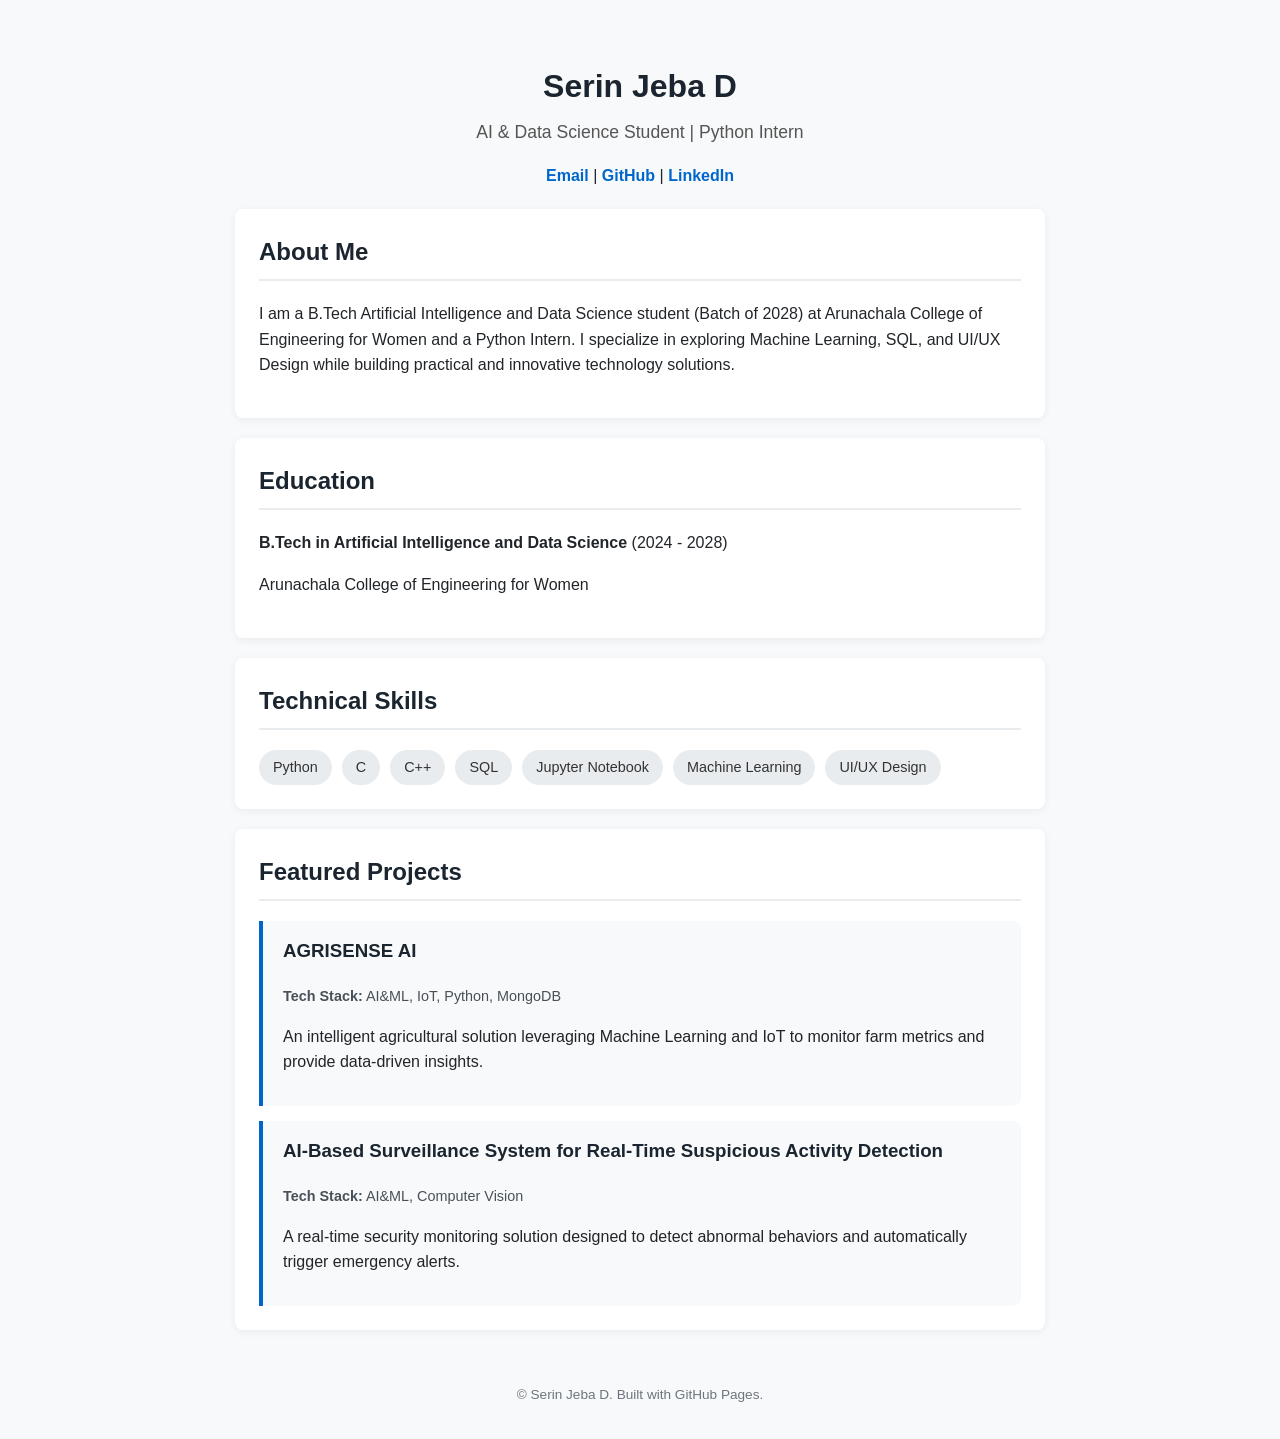
<file: Index.html>
<!DOCTYPE html>
<html lang="en">
<head>
  <meta charset="UTF-8">
  <meta name="viewport" content="width=device-width, initial-scale=1.0">
  <title>Serin Jeba D | Portfolio</title>
  <link rel="stylesheet" href="style.css">
</head>
<body>
  <header>
    <h1>Serin Jeba D</h1>
    <p>AI & Data Science Student | Python Intern</p>
    <div class="contact-links">
      <a href="mailto:serinjeba@gmail.com">Email</a> | 
      <a href="https://github.com/serinjeba-max" target="_blank">GitHub</a> | 
      <a href="https://www.linkedin.com/in/serin-jeba-d-69ba33385" target="_blank">LinkedIn</a>
    </div>
  </header>

  <section id="about">
    <h2>About Me</h2>
    <p>
      I am a B.Tech Artificial Intelligence and Data Science student (Batch of 2028) at Arunachala College of Engineering for Women and a Python Intern. I specialize in exploring Machine Learning, SQL, and UI/UX Design while building practical and innovative technology solutions.
    </p>
  </section>

  <section id="education">
    <h2>Education</h2>
    <p><strong>B.Tech in Artificial Intelligence and Data Science</strong> (2024 - 2028)</p>
    <p>Arunachala College of Engineering for Women</p>
  </section>

  <section id="skills">
    <h2>Technical Skills</h2>
    <div class="skills-tags">
      <span class="tag">Python</span>
      <span class="tag">C</span>
      <span class="tag">C++</span>
      <span class="tag">SQL</span>
      <span class="tag">Jupyter Notebook</span>
      <span class="tag">Machine Learning</span>
      <span class="tag">UI/UX Design</span>
    </div>
  </section>

  <section id="projects">
    <h2>Featured Projects</h2>
    
    <div class="project-card">
      <h3>AGRISENSE AI</h3>
      <p class="tech-stack"><strong>Tech Stack:</strong> AI&ML, IoT, Python, MongoDB</p>
      <p>An intelligent agricultural solution leveraging Machine Learning and IoT to monitor farm metrics and provide data-driven insights.</p>
    </div>

    <div class="project-card">
      <h3>AI-Based Surveillance System for Real-Time Suspicious Activity Detection</h3>
      <p class="tech-stack"><strong>Tech Stack:</strong> AI&ML, Computer Vision</p>
      <p>A real-time security monitoring solution designed to detect abnormal behaviors and automatically trigger emergency alerts.</p>
    </div>
  </section>

  <footer>
    <p>&copy; Serin Jeba D. Built with GitHub Pages.</p>
  </footer>
</body>
</html>
</file>
<file: style.css>
* {
  box-sizing: border-box;
}

body {
  font-family: 'Segoe UI', Tahoma, Geneva, Verdana, sans-serif;
  line-height: 1.6;
  margin: 0;
  padding: 0 20px;
  max-width: 850px;
  margin-left: auto;
  margin-right: auto;
  background-color: #f8f9fa;
  color: #212529;
}

header {
  text-align: center;
  padding: 40px 0 20px;
}

header h1 {
  margin-bottom: 5px;
  color: #1a252f;
}

header p {
  color: #555;
  font-size: 1.1rem;
  margin-top: 0;
}

.contact-links a {
  color: #0066cc;
  text-decoration: none;
  font-weight: bold;
}

section {
  background: #ffffff;
  padding: 24px;
  margin-bottom: 20px;
  border-radius: 8px;
  box-shadow: 0 2px 8px rgba(0,0,0,0.06);
}

h2 {
  color: #1a252f;
  border-bottom: 2px solid #e9ecef;
  padding-bottom: 8px;
  margin-top: 0;
}

.skills-tags {
  display: flex;
  flex-wrap: wrap;
  gap: 10px;
}

.tag {
  background-color: #e9ecef;
  color: #333;
  padding: 6px 14px;
  border-radius: 20px;
  font-weight: 500;
  font-size: 0.9rem;
}

.project-card {
  border-left: 4px solid #0066cc;
  background: #f8f9fa;
  padding: 15px 20px;
  margin-top: 15px;
  border-radius: 0 8px 8px 0;
}

.project-card h3 {
  margin-top: 0;
  color: #1a252f;
}

.tech-stack {
  font-size: 0.9rem;
  color: #495057;
}

footer {
  text-align: center;
  padding: 20px 0;
  color: #6c757d;
  font-size: 0.85rem;
}
</file>
